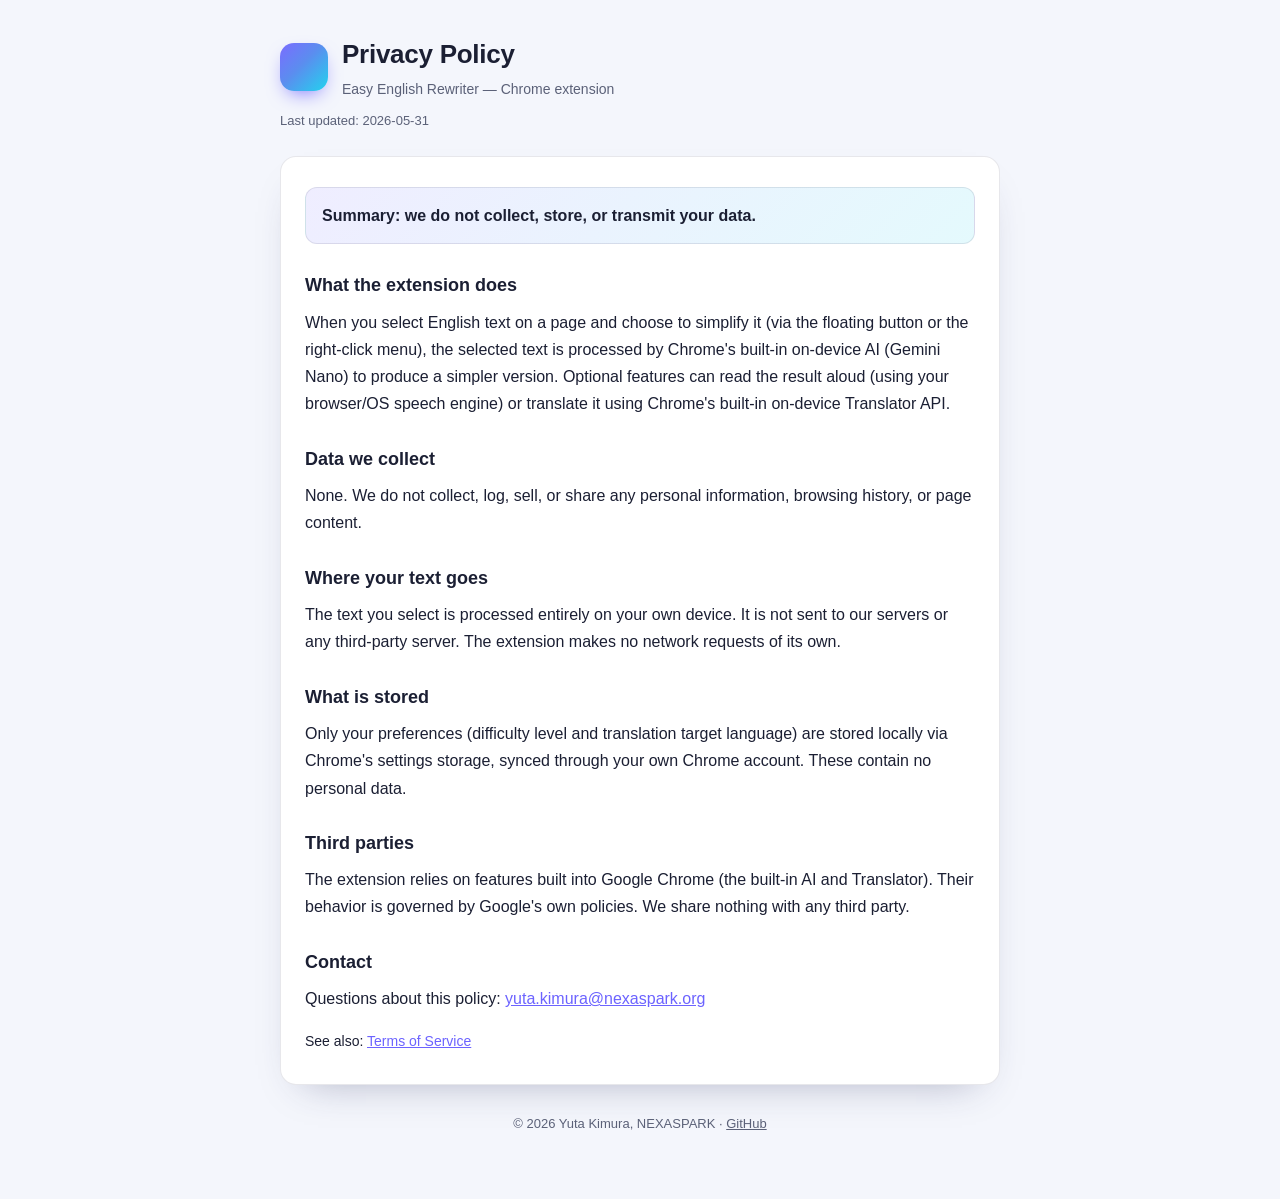
<file: docs/index.html>
<!DOCTYPE html>
<html lang="en">
<head>
  <meta charset="UTF-8" />
  <meta name="viewport" content="width=device-width, initial-scale=1.0" />
  <title>Privacy Policy — Easy English Rewriter</title>
  <meta name="description" content="Privacy Policy for the Easy English Rewriter Chrome extension. We do not collect, store, or transmit your data." />
  <style>
    :root {
      --grad: linear-gradient(135deg, #7b6cff, #5b8def 45%, #22d3ee);
      --bg: #f4f6fc; --card: #ffffff; --text: #1b1f33; --soft: #5b6178; --border: rgba(20,24,60,.1);
      --accent: #6c63ff;
    }
    @media (prefers-color-scheme: dark) {
      :root { --bg:#0c0e1a; --card:#14182b; --text:#eef0fb; --soft:#aab0cc; --border:rgba(255,255,255,.1); }
    }
    * { box-sizing: border-box; }
    body { margin:0; background:var(--bg); color:var(--text);
      font:16px/1.7 -apple-system,BlinkMacSystemFont,"Segoe UI","Inter","Hiragino Sans",sans-serif;
      -webkit-font-smoothing:antialiased; }
    .wrap { max-width: 760px; margin: 0 auto; padding: 32px 20px 64px; }
    header { display:flex; align-items:center; gap:14px; margin-bottom: 8px; }
    .mark { width:48px; height:48px; border-radius:14px; background:var(--grad);
      box-shadow:0 8px 20px -8px var(--accent); flex:none; }
    h1 { font-size: 26px; margin: 0; letter-spacing:-.01em; }
    .tagline { color:var(--soft); font-size:14px; margin:2px 0 0; }
    .updated { color:var(--soft); font-size:13px; margin: 6px 0 24px; }
    .card { background:var(--card); border:1px solid var(--border); border-radius:16px;
      padding: 22px 24px; box-shadow: 0 18px 40px -24px rgba(40,45,90,.4); }
    .summary { background:linear-gradient(135deg, rgba(123,108,255,.12), rgba(34,211,238,.12));
      border:1px solid var(--border); border-radius:12px; padding:14px 16px; font-weight:600; margin-bottom: 8px; }
    h2 { font-size:18px; margin: 26px 0 8px; }
    p { margin: 8px 0; }
    a { color: var(--accent); }
    code { background:rgba(120,126,150,.16); padding:1px 6px; border-radius:6px; font-size:14px; }
    footer { margin-top: 28px; color:var(--soft); font-size:13px; text-align:center; }
    footer a { color: var(--soft); }
    .nav { margin-top: 18px; font-size: 14px; }
  </style>
</head>
<body>
  <div class="wrap">
    <header>
      <div class="mark" aria-hidden="true"></div>
      <div>
        <h1>Privacy Policy</h1>
        <p class="tagline">Easy English Rewriter — Chrome extension</p>
      </div>
    </header>
    <p class="updated">Last updated: 2026-05-31</p>

    <div class="card">
      <p class="summary">Summary: we do not collect, store, or transmit your data.</p>

      <h2>What the extension does</h2>
      <p>When you select English text on a page and choose to simplify it (via the floating
        button or the right-click menu), the selected text is processed by Chrome's built-in
        on-device AI (Gemini Nano) to produce a simpler version. Optional features can read the
        result aloud (using your browser/OS speech engine) or translate it using Chrome's
        built-in on-device Translator API.</p>

      <h2>Data we collect</h2>
      <p>None. We do not collect, log, sell, or share any personal information, browsing
        history, or page content.</p>

      <h2>Where your text goes</h2>
      <p>The text you select is processed entirely on your own device. It is not sent to our
        servers or any third-party server. The extension makes no network requests of its own.</p>

      <h2>What is stored</h2>
      <p>Only your preferences (difficulty level and translation target language) are stored
        locally via Chrome's settings storage, synced through your own Chrome account. These
        contain no personal data.</p>

      <h2>Third parties</h2>
      <p>The extension relies on features built into Google Chrome (the built-in AI and
        Translator). Their behavior is governed by Google's own policies. We share nothing with
        any third party.</p>

      <h2>Contact</h2>
      <p>Questions about this policy: <a href="mailto:yuta.kimura@nexaspark.org">yuta.kimura@nexaspark.org</a></p>

      <p class="nav">See also: <a href="terms.html">Terms of Service</a></p>
    </div>

    <footer>© 2026 Yuta Kimura, NEXASPARK · <a href="https://github.com/kimuson/Easy-English-Rewriter">GitHub</a></footer>
  </div>
</body>
</html>
</file>
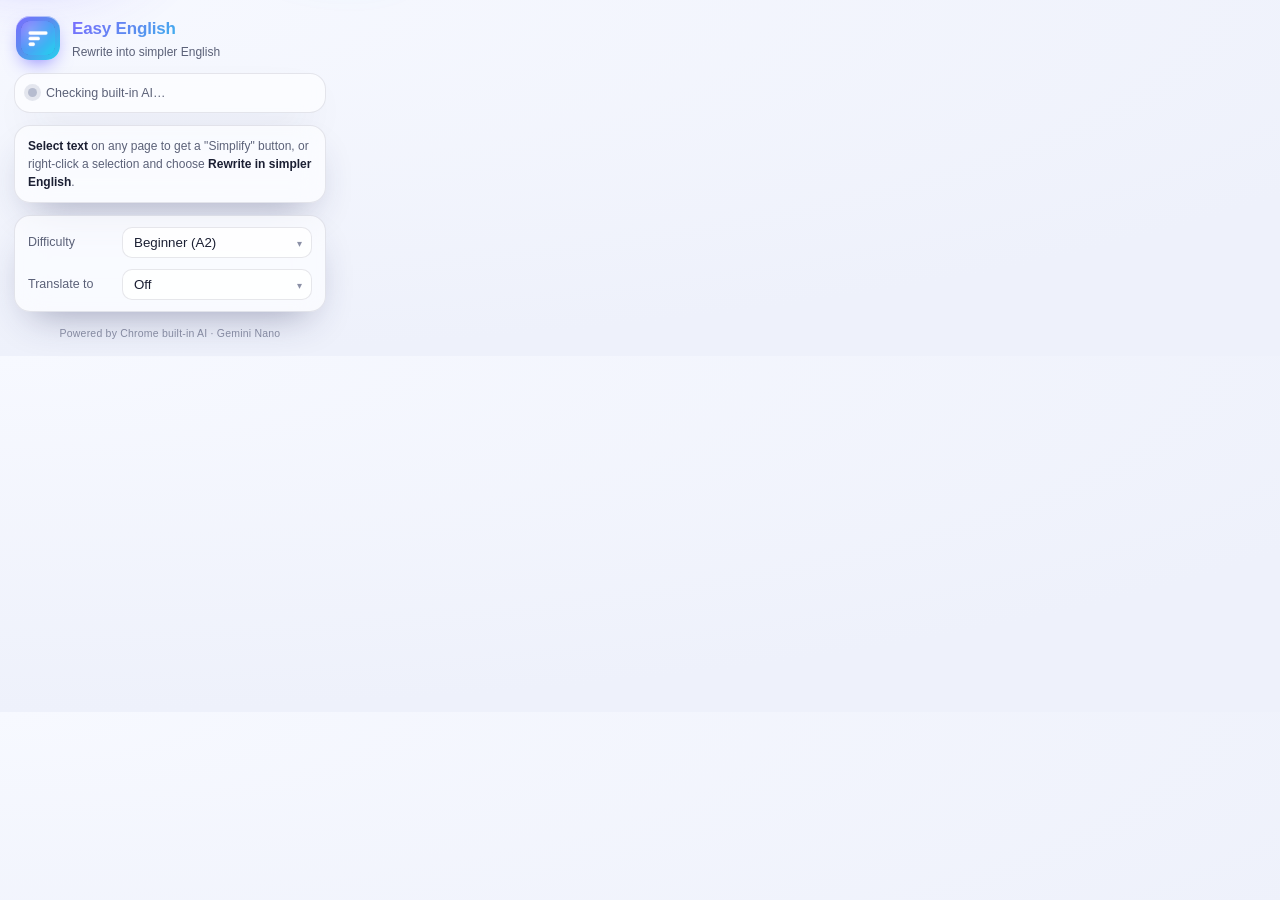
<file: popup.html>
<!DOCTYPE html>
<html lang="en">
<head>
  <meta charset="UTF-8" />
  <meta name="viewport" content="width=device-width, initial-scale=1.0" />
  <link rel="stylesheet" href="popup.css" />
</head>
<body>
  <div class="aurora" aria-hidden="true"></div>

  <div class="shell">
    <header class="brand">
      <div class="brand-mark">
        <img src="icons/icon48.png" alt="" width="34" height="34" />
      </div>
      <div class="brand-text">
        <h1>Easy English</h1>
        <p class="sub">Rewrite into simpler English</p>
      </div>
    </header>

    <section id="status" class="status status--checking">
      <span class="dot"></span>
      <span id="status-text">Checking built-in AI…</span>
    </section>

    <section class="hint">
      <p><b>Select text</b> on any page to get a "Simplify" button, or right-click a selection and choose <b>Rewrite in simpler English</b>.</p>
    </section>

    <section class="settings">
      <div class="field">
        <label for="level">Difficulty</label>
        <div class="select-wrap">
          <select id="level">
            <option value="a2">Beginner (A2)</option>
            <option value="b1">Simple (B1)</option>
            <option value="b2">Plain (B2)</option>
          </select>
        </div>
      </div>

      <div class="field">
        <label for="native-lang">Translate to</label>
        <div class="select-wrap">
          <select id="native-lang">
            <option value="">Off</option>
            <option value="ja">日本語 (Japanese)</option>
            <option value="zh-Hans">中文 (Chinese, Simplified)</option>
            <option value="ko">한국어 (Korean)</option>
            <option value="es">Español (Spanish)</option>
            <option value="fr">Français (French)</option>
            <option value="de">Deutsch (German)</option>
            <option value="pt">Português (Portuguese)</option>
            <option value="ru">Русский (Russian)</option>
            <option value="hi">हिन्दी (Hindi)</option>
            <option value="ar">العربية (Arabic)</option>
            <option value="vi">Tiếng Việt (Vietnamese)</option>
            <option value="id">Bahasa Indonesia</option>
          </select>
        </div>
      </div>
    </section>

    <footer>
      <p class="note" id="setup-note" hidden></p>
      <p class="credit">Powered by Chrome built-in AI · Gemini Nano</p>
    </footer>
  </div>

  <script src="popup.js"></script>
</body>
</html>
</file>
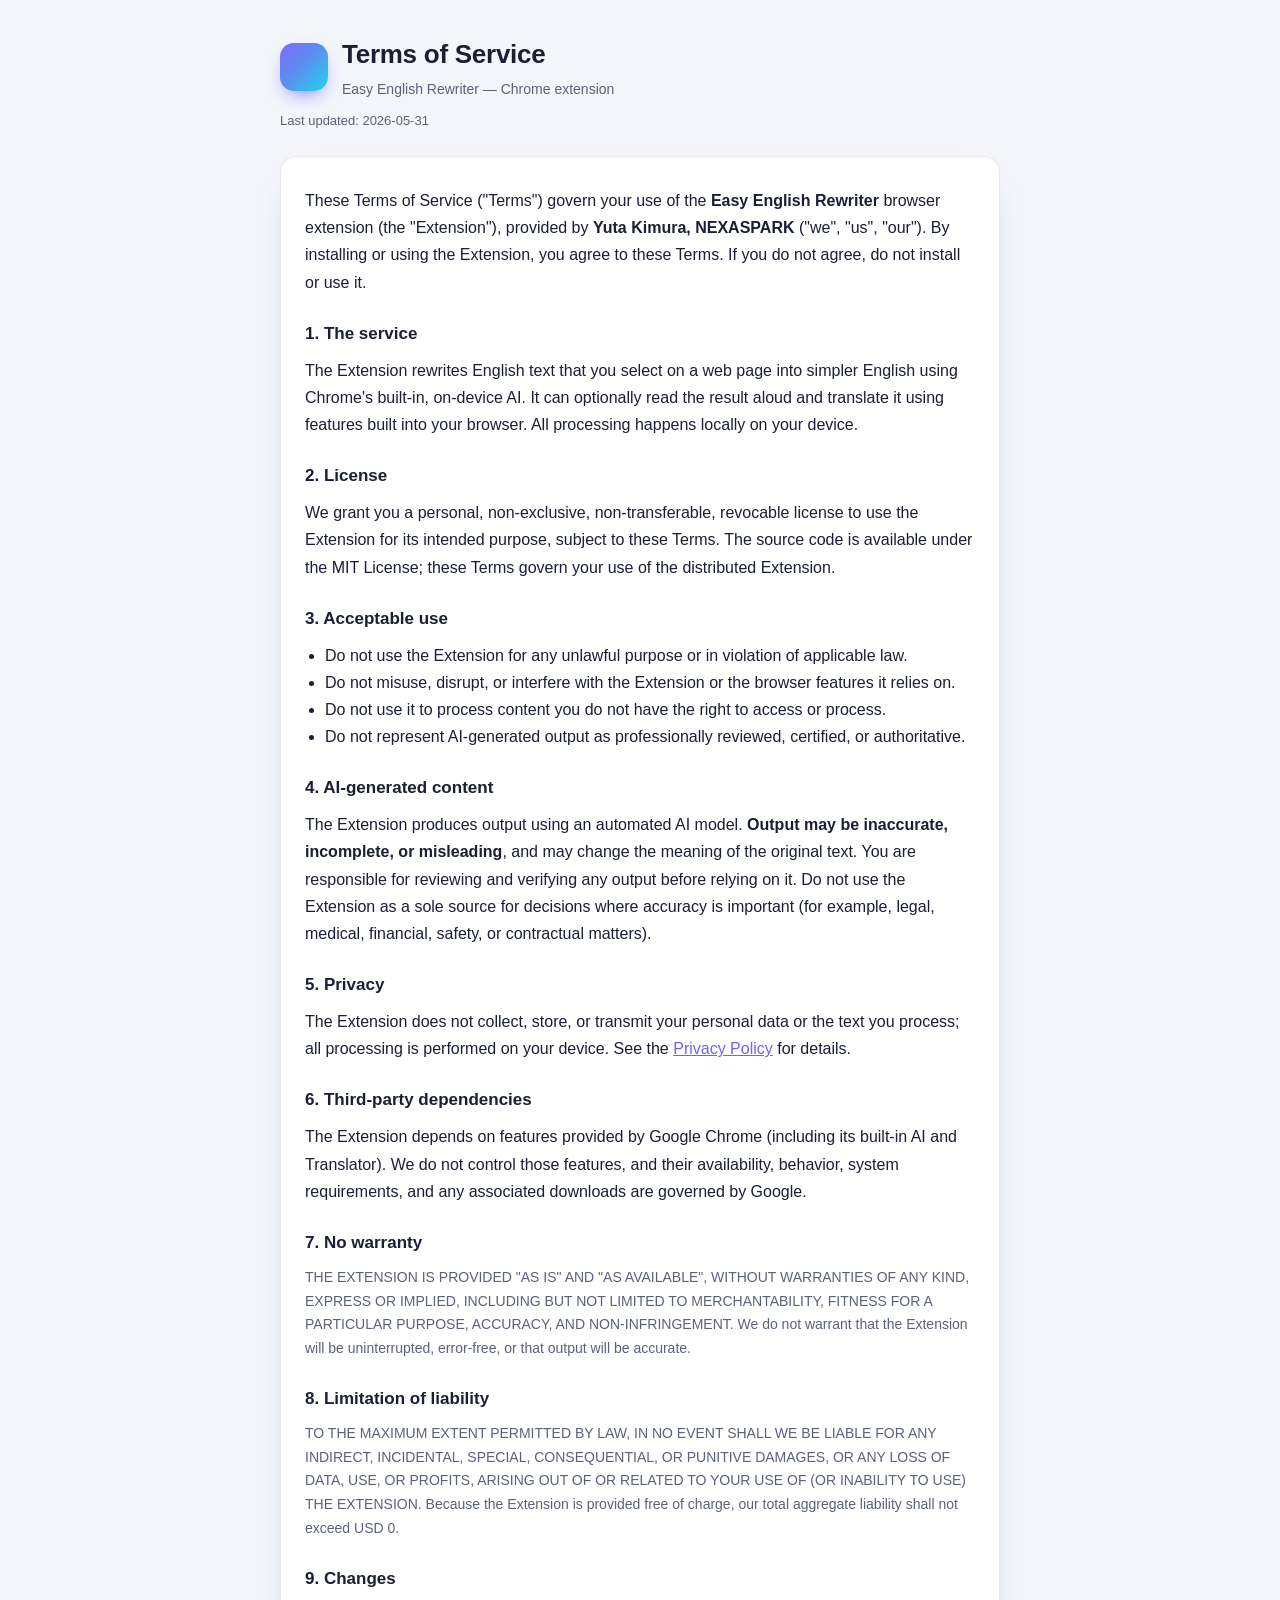
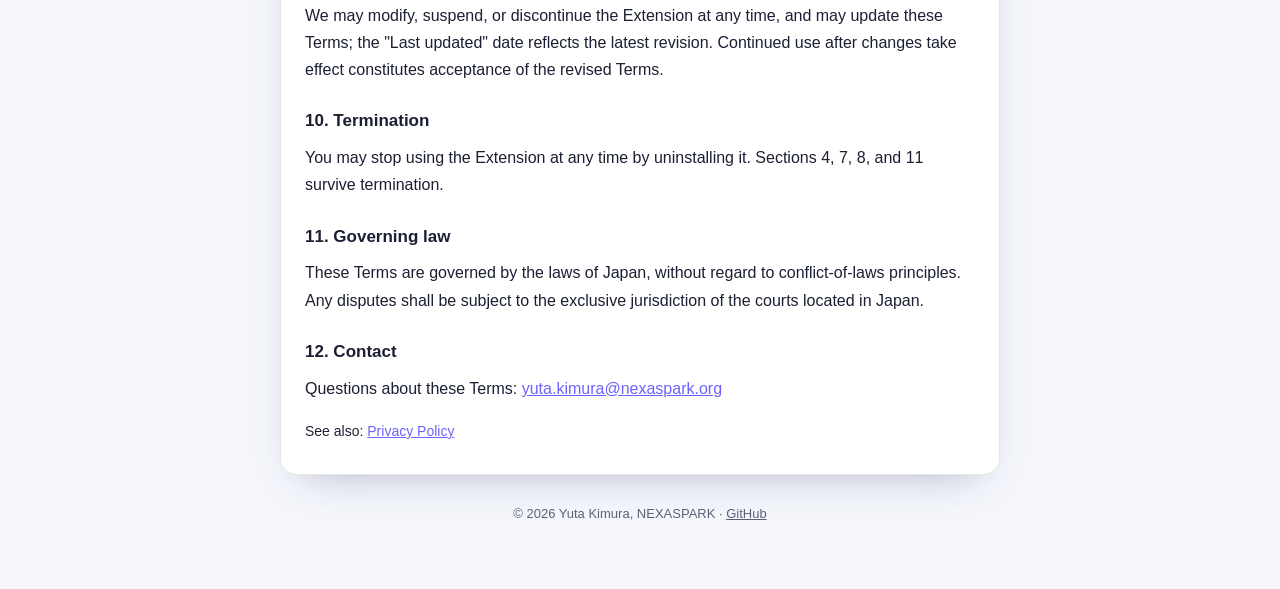
<file: docs/terms.html>
<!DOCTYPE html>
<html lang="en">
<head>
  <meta charset="UTF-8" />
  <meta name="viewport" content="width=device-width, initial-scale=1.0" />
  <title>Terms of Service — Easy English Rewriter</title>
  <meta name="description" content="Terms of Service for the Easy English Rewriter Chrome extension." />
  <style>
    :root {
      --grad: linear-gradient(135deg, #7b6cff, #5b8def 45%, #22d3ee);
      --bg: #f4f6fc; --card: #ffffff; --text: #1b1f33; --soft: #5b6178; --border: rgba(20,24,60,.1);
      --accent: #6c63ff;
    }
    @media (prefers-color-scheme: dark) {
      :root { --bg:#0c0e1a; --card:#14182b; --text:#eef0fb; --soft:#aab0cc; --border:rgba(255,255,255,.1); }
    }
    * { box-sizing: border-box; }
    body { margin:0; background:var(--bg); color:var(--text);
      font:16px/1.7 -apple-system,BlinkMacSystemFont,"Segoe UI","Inter","Hiragino Sans",sans-serif;
      -webkit-font-smoothing:antialiased; }
    .wrap { max-width: 760px; margin: 0 auto; padding: 32px 20px 64px; }
    header { display:flex; align-items:center; gap:14px; margin-bottom: 8px; }
    .mark { width:48px; height:48px; border-radius:14px; background:var(--grad);
      box-shadow:0 8px 20px -8px var(--accent); flex:none; }
    h1 { font-size: 26px; margin: 0; letter-spacing:-.01em; }
    .tagline { color:var(--soft); font-size:14px; margin:2px 0 0; }
    .updated { color:var(--soft); font-size:13px; margin: 6px 0 24px; }
    .card { background:var(--card); border:1px solid var(--border); border-radius:16px;
      padding: 22px 24px; box-shadow: 0 18px 40px -24px rgba(40,45,90,.4); }
    h2 { font-size:17px; margin: 24px 0 6px; }
    p { margin: 8px 0; }
    ul { margin: 8px 0; padding-left: 20px; }
    a { color: var(--accent); }
    .legal { font-size: 14px; color: var(--soft); }
    footer { margin-top: 28px; color:var(--soft); font-size:13px; text-align:center; }
    footer a { color: var(--soft); }
    .nav { margin-top: 18px; font-size: 14px; }
  </style>
</head>
<body>
  <div class="wrap">
    <header>
      <div class="mark" aria-hidden="true"></div>
      <div>
        <h1>Terms of Service</h1>
        <p class="tagline">Easy English Rewriter — Chrome extension</p>
      </div>
    </header>
    <p class="updated">Last updated: 2026-05-31</p>

    <div class="card">
      <p>These Terms of Service ("Terms") govern your use of the <strong>Easy English
        Rewriter</strong> browser extension (the "Extension"), provided by
        <strong>Yuta Kimura, NEXASPARK</strong> ("we", "us", "our"). By installing or using the
        Extension, you agree to these Terms. If you do not agree, do not install or use it.</p>

      <h2>1. The service</h2>
      <p>The Extension rewrites English text that you select on a web page into simpler English
        using Chrome's built-in, on-device AI. It can optionally read the result aloud and
        translate it using features built into your browser. All processing happens locally on
        your device.</p>

      <h2>2. License</h2>
      <p>We grant you a personal, non-exclusive, non-transferable, revocable license to use the
        Extension for its intended purpose, subject to these Terms. The source code is available
        under the MIT License; these Terms govern your use of the distributed Extension.</p>

      <h2>3. Acceptable use</h2>
      <ul>
        <li>Do not use the Extension for any unlawful purpose or in violation of applicable law.</li>
        <li>Do not misuse, disrupt, or interfere with the Extension or the browser features it relies on.</li>
        <li>Do not use it to process content you do not have the right to access or process.</li>
        <li>Do not represent AI-generated output as professionally reviewed, certified, or authoritative.</li>
      </ul>

      <h2>4. AI-generated content</h2>
      <p>The Extension produces output using an automated AI model. <strong>Output may be
        inaccurate, incomplete, or misleading</strong>, and may change the meaning of the
        original text. You are responsible for reviewing and verifying any output before relying
        on it. Do not use the Extension as a sole source for decisions where accuracy is
        important (for example, legal, medical, financial, safety, or contractual matters).</p>

      <h2>5. Privacy</h2>
      <p>The Extension does not collect, store, or transmit your personal data or the text you
        process; all processing is performed on your device. See the
        <a href="index.html">Privacy Policy</a> for details.</p>

      <h2>6. Third-party dependencies</h2>
      <p>The Extension depends on features provided by Google Chrome (including its built-in AI
        and Translator). We do not control those features, and their availability, behavior,
        system requirements, and any associated downloads are governed by Google.</p>

      <h2>7. No warranty</h2>
      <p class="legal">THE EXTENSION IS PROVIDED "AS IS" AND "AS AVAILABLE", WITHOUT WARRANTIES
        OF ANY KIND, EXPRESS OR IMPLIED, INCLUDING BUT NOT LIMITED TO MERCHANTABILITY, FITNESS
        FOR A PARTICULAR PURPOSE, ACCURACY, AND NON-INFRINGEMENT. We do not warrant that the
        Extension will be uninterrupted, error-free, or that output will be accurate.</p>

      <h2>8. Limitation of liability</h2>
      <p class="legal">TO THE MAXIMUM EXTENT PERMITTED BY LAW, IN NO EVENT SHALL WE BE LIABLE FOR
        ANY INDIRECT, INCIDENTAL, SPECIAL, CONSEQUENTIAL, OR PUNITIVE DAMAGES, OR ANY LOSS OF
        DATA, USE, OR PROFITS, ARISING OUT OF OR RELATED TO YOUR USE OF (OR INABILITY TO USE) THE
        EXTENSION. Because the Extension is provided free of charge, our total aggregate
        liability shall not exceed USD 0.</p>

      <h2>9. Changes</h2>
      <p>We may modify, suspend, or discontinue the Extension at any time, and may update these
        Terms; the "Last updated" date reflects the latest revision. Continued use after changes
        take effect constitutes acceptance of the revised Terms.</p>

      <h2>10. Termination</h2>
      <p>You may stop using the Extension at any time by uninstalling it. Sections 4, 7, 8, and
        11 survive termination.</p>

      <h2>11. Governing law</h2>
      <p>These Terms are governed by the laws of Japan, without regard to conflict-of-laws
        principles. Any disputes shall be subject to the exclusive jurisdiction of the courts
        located in Japan.</p>

      <h2>12. Contact</h2>
      <p>Questions about these Terms: <a href="mailto:yuta.kimura@nexaspark.org">yuta.kimura@nexaspark.org</a></p>

      <p class="nav">See also: <a href="index.html">Privacy Policy</a></p>
    </div>

    <footer>© 2026 Yuta Kimura, NEXASPARK · <a href="https://github.com/kimuson/Easy-English-Rewriter">GitHub</a></footer>
  </div>
</body>
</html>
</file>
<file: popup.css>
/* popup.css — Modern / Glass theme for the toolbar popup.
   Frosted glass surfaces, a gradient brand accent, and an aurora backdrop.
   Adapts to the OS light/dark setting via prefers-color-scheme. */

:root {
  --grad: linear-gradient(135deg, #7b6cff 0%, #5b8def 45%, #22d3ee 100%);
  --grad-soft: linear-gradient(135deg, rgba(123, 108, 255, 0.16), rgba(34, 211, 238, 0.16));
  --accent: #6c63ff;
  --accent-2: #22d3ee;

  --bg: #eef1fb;
  --bg-2: #f7f9ff;
  --surface: rgba(255, 255, 255, 0.62);
  --surface-strong: rgba(255, 255, 255, 0.82);
  --border: rgba(20, 24, 60, 0.10);
  --text: #1b1f33;
  --text-soft: #5b6178;
  --text-faint: #8b90a6;
  --shadow: 0 18px 40px -18px rgba(40, 45, 90, 0.45);
  --ring: rgba(108, 99, 255, 0.35);
}

@media (prefers-color-scheme: dark) {
  :root {
    --bg: #0c0e1a;
    --bg-2: #12152a;
    --surface: rgba(30, 34, 58, 0.55);
    --surface-strong: rgba(36, 41, 70, 0.78);
    --border: rgba(255, 255, 255, 0.10);
    --text: #eef0fb;
    --text-soft: #aab0cc;
    --text-faint: #80869f;
    --shadow: 0 20px 46px -16px rgba(0, 0, 0, 0.7);
    --ring: rgba(123, 108, 255, 0.5);
  }
}

* { box-sizing: border-box; }

body {
  position: relative;
  width: 340px;
  margin: 0;
  padding: 14px;
  font: 14px/1.5 -apple-system, BlinkMacSystemFont, "Segoe UI", "Inter", "Hiragino Sans", sans-serif;
  color: var(--text);
  background: radial-gradient(120% 100% at 0% 0%, var(--bg-2), var(--bg));
  overflow: hidden;
  -webkit-font-smoothing: antialiased;
}

/* Aurora backdrop: two soft colored blobs floating behind the glass */
.aurora {
  position: absolute;
  inset: -40% -20% auto -20%;
  height: 280px;
  background:
    radial-gradient(220px 160px at 22% 18%, rgba(123, 108, 255, 0.55), transparent 70%),
    radial-gradient(220px 160px at 88% 4%, rgba(34, 211, 238, 0.45), transparent 70%);
  filter: blur(28px);
  opacity: 0.85;
  z-index: 0;
  pointer-events: none;
  animation: float 14s ease-in-out infinite alternate;
}
@keyframes float {
  from { transform: translateY(-6px) scale(1); }
  to   { transform: translateY(10px) scale(1.05); }
}

.shell {
  position: relative;
  z-index: 1;
  display: flex;
  flex-direction: column;
  gap: 12px;
}

/* Brand */
.brand { display: flex; align-items: center; gap: 12px; padding: 2px 2px 0; }
.brand-mark {
  display: grid;
  place-items: center;
  width: 44px; height: 44px;
  border-radius: 14px;
  background: var(--grad);
  box-shadow: 0 8px 20px -8px var(--accent), inset 0 1px 0 rgba(255, 255, 255, 0.5);
}
.brand-mark img { border-radius: 9px; display: block; }
.brand-text h1 {
  margin: 0;
  font-size: 17px;
  font-weight: 700;
  letter-spacing: -0.01em;
  background: var(--grad);
  -webkit-background-clip: text;
  background-clip: text;
  -webkit-text-fill-color: transparent;
}
.sub { margin: 1px 0 0; font-size: 12px; color: var(--text-soft); }

/* Glass card base */
.status, .actions, .hint, .settings {
  border-radius: 16px;
  border: 1px solid var(--border);
  background: var(--surface);
  -webkit-backdrop-filter: blur(14px) saturate(140%);
  backdrop-filter: blur(14px) saturate(140%);
  box-shadow: var(--shadow);
}

.status {
  display: flex;
  align-items: center;
  gap: 9px;
  padding: 10px 13px;
  font-size: 12.5px;
  font-weight: 500;
}
.status .dot {
  width: 9px; height: 9px;
  border-radius: 50%;
  flex: none;
  position: relative;
}
.status .dot::after {
  content: "";
  position: absolute; inset: -4px;
  border-radius: 50%;
  opacity: 0.35;
  background: inherit;
  animation: pulse 1.8s ease-out infinite;
}
@keyframes pulse { 0% { transform: scale(0.7); opacity: 0.5; } 100% { transform: scale(1.8); opacity: 0; } }

.status--checking { color: var(--text-soft); }
.status--checking .dot { background: #b6bccf; }
.status--ready .dot { background: #22c55e; }
.status--download .dot { background: #f59e0b; }
.status--error { color: #ef4444; }
.status--error .dot { background: #ef4444; }
.status--error .dot::after { animation: none; }

/* Actions */
.actions { padding: 13px; display: flex; flex-direction: column; gap: 9px; }

.btn {
  position: relative;
  width: 100%;
  padding: 11px 14px;
  border-radius: 12px;
  font-size: 13.5px;
  font-weight: 600;
  cursor: pointer;
  border: 1px solid transparent;
  display: inline-flex;
  align-items: center;
  justify-content: center;
  gap: 7px;
  transition: transform 0.12s ease, box-shadow 0.2s ease, opacity 0.2s ease, background-position 0.3s ease;
}
.btn:active { transform: translateY(1px) scale(0.99); }

.btn--primary {
  color: #fff;
  background: var(--grad);
  background-size: 160% 160%;
  box-shadow: 0 10px 24px -10px var(--accent), inset 0 1px 0 rgba(255, 255, 255, 0.35);
}
.btn--primary:hover:not(:disabled) {
  background-position: 100% 0;
  box-shadow: 0 14px 30px -10px var(--accent), 0 0 0 4px var(--ring), inset 0 1px 0 rgba(255, 255, 255, 0.4);
}
.btn--primary:disabled { opacity: 0.5; cursor: not-allowed; box-shadow: none; }
.btn-ic { font-size: 12px; opacity: 0.95; }

.btn--ghost {
  background: transparent;
  border-color: var(--border);
  color: var(--text-soft);
}
.btn--ghost:hover { background: var(--grad-soft); color: var(--text); }

.progress {
  margin-top: 2px;
  font-size: 12px;
  color: var(--text-soft);
  text-align: center;
  font-variant-numeric: tabular-nums;
}

/* Hint */
.hint { padding: 11px 13px; font-size: 12px; color: var(--text-soft); }
.hint p { margin: 0; }
.hint b { color: var(--text); }

/* Settings: pill switch */
.settings { padding: 11px 13px; display: flex; flex-direction: column; gap: 11px; }

/* Field with a select control */
.field { display: flex; align-items: center; justify-content: space-between; gap: 10px; }
.field > label { font-size: 12.5px; color: var(--text-soft); flex: none; }
.select-wrap { position: relative; flex: 1; max-width: 190px; }
.select-wrap::after {
  content: "▾";
  position: absolute;
  right: 10px; top: 50%;
  transform: translateY(-50%);
  font-size: 10px;
  color: var(--text-faint);
  pointer-events: none;
}
.select-wrap select {
  width: 100%;
  appearance: none;
  -webkit-appearance: none;
  padding: 7px 26px 7px 11px;
  font: 500 12.5px/1.2 inherit;
  color: var(--text);
  background: var(--surface-strong);
  border: 1px solid var(--border);
  border-radius: 10px;
  cursor: pointer;
  transition: box-shadow 0.15s ease, border-color 0.15s ease;
}
.select-wrap select:hover { border-color: var(--accent); }
.select-wrap select:focus-visible { outline: none; box-shadow: 0 0 0 4px var(--ring); border-color: var(--accent); }
.select-wrap option { color: #1b1f33; }
.toggle {
  display: flex;
  align-items: center;
  justify-content: space-between;
  gap: 10px;
  font-size: 12.5px;
  color: var(--text-soft);
  cursor: pointer;
  user-select: none;
}
.toggle input { position: absolute; opacity: 0; pointer-events: none; }
.switch {
  position: relative;
  width: 38px; height: 22px;
  border-radius: 999px;
  background: rgba(120, 126, 150, 0.35);
  transition: background 0.2s ease;
  flex: none;
}
.switch::after {
  content: "";
  position: absolute;
  top: 2px; left: 2px;
  width: 18px; height: 18px;
  border-radius: 50%;
  background: #fff;
  box-shadow: 0 2px 5px rgba(0, 0, 0, 0.25);
  transition: transform 0.2s ease;
}
.toggle input:checked ~ .switch { background: var(--grad); }
.toggle input:checked ~ .switch::after { transform: translateX(16px); }
.toggle input:focus-visible ~ .switch { box-shadow: 0 0 0 4px var(--ring); }

/* Footer */
footer { padding: 2px 4px 0; }
.note {
  margin: 0 0 6px;
  font-size: 11.5px;
  color: var(--text-soft);
  line-height: 1.6;
  padding: 9px 11px;
  border-radius: 12px;
  background: rgba(245, 158, 11, 0.12);
  border: 1px solid rgba(245, 158, 11, 0.25);
}
.note code {
  font-size: 11px;
  padding: 1px 5px;
  border-radius: 5px;
  background: rgba(120, 126, 150, 0.18);
}
.credit { margin: 0; text-align: center; font-size: 10.5px; color: var(--text-faint); letter-spacing: 0.02em; }
</file>
